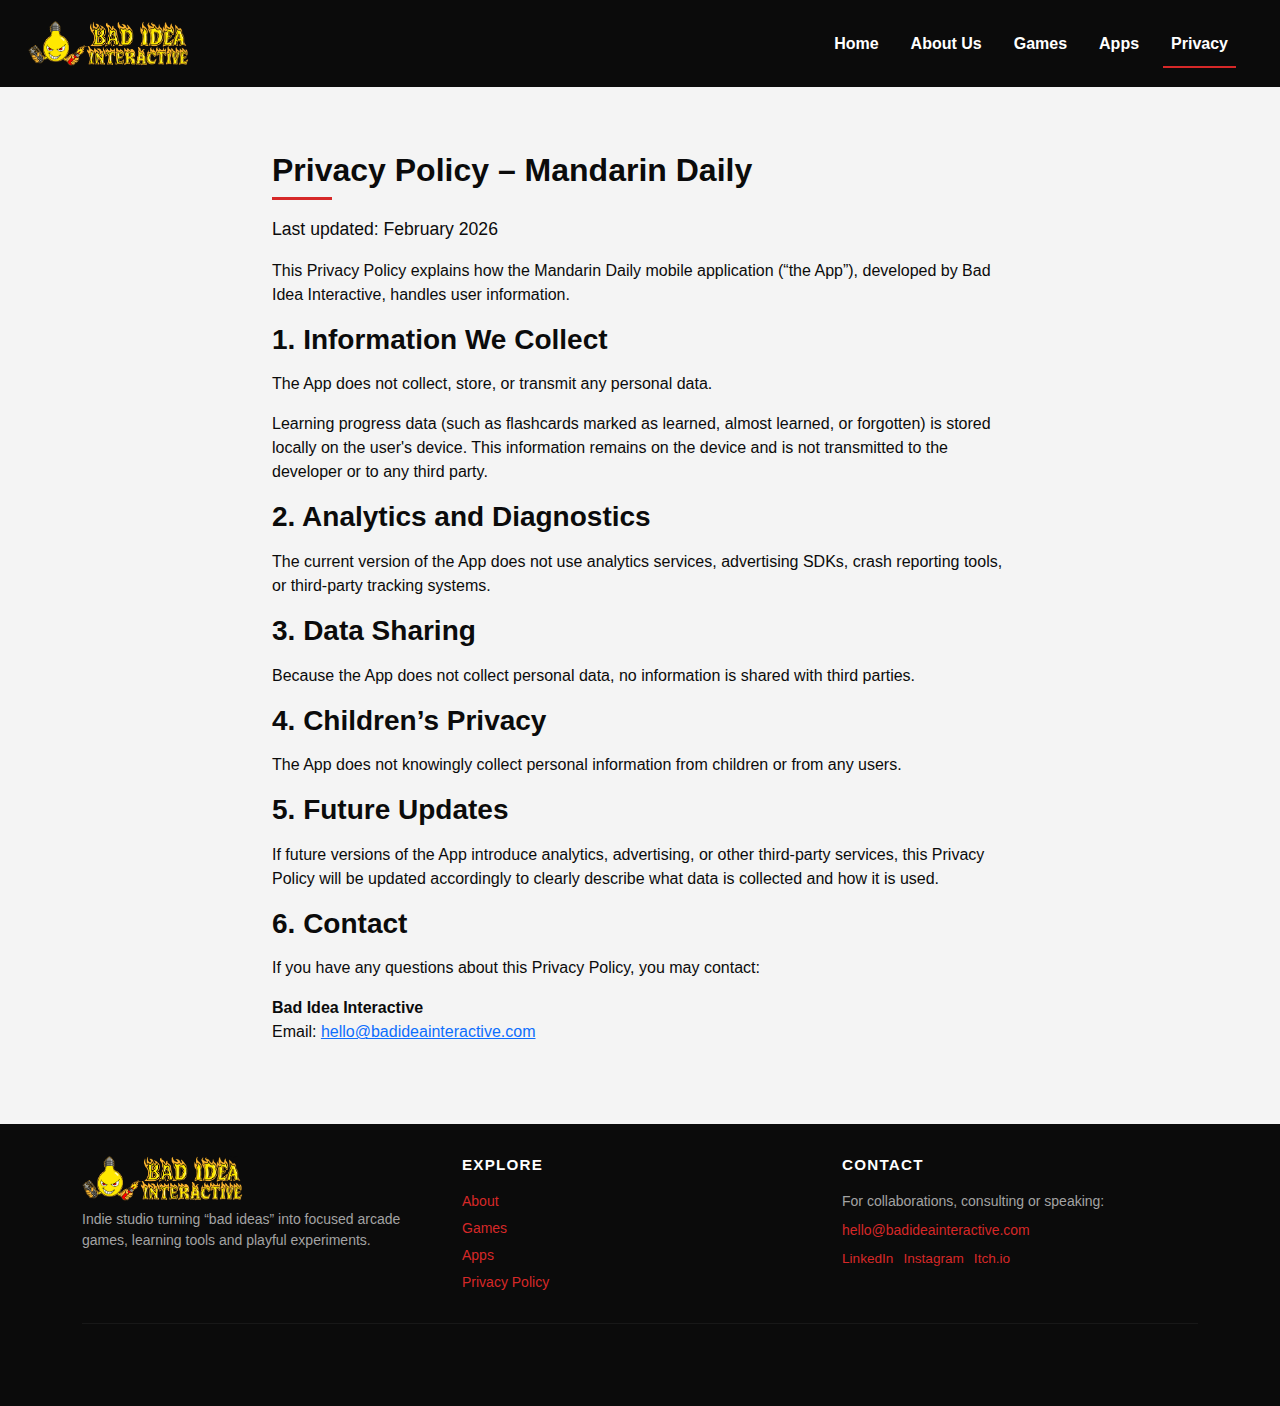
<file: app-privacy-policy.html>
<!DOCTYPE html>
<html lang="en">
<head>
  <meta charset="UTF-8" />
  <meta name="viewport" content="width=device-width, initial-scale=1.0" />
  <title>Privacy Policy | Bad Idea Interactive</title>

  <!-- 1) Bootstrap first -->
  <link
    href="https://cdn.jsdelivr.net/npm/bootstrap@5.3.3/dist/css/bootstrap.min.css"
    rel="stylesheet"
  />

  <!-- 2) YOUR CSS last -->
  <link rel="stylesheet" href="assets/css/style.css" />
</head>

<script>
  document.addEventListener("scroll", () => {
    if (window.scrollY > 10) {
      document.body.classList.add("scrolled");
    } else {
      document.body.classList.remove("scrolled");
    }
  });
</script>

<body>

  <!-- Navbar -->
  <nav class="navbar navbar-expand-lg sticky-top" aria-label="Main navigation">
    <div class="container-fluid">
      <a class="navbar-brand d-flex align-items-center" href="index.html">
        <img src="assets/img/logo_name.png"
             alt="Bad Idea Interactive"
             height="45"
             class="me-2">
      </a>

      <button class="navbar-toggler collapsed"
              type="button"
              data-bs-toggle="collapse"
              data-bs-target="#navbarsExample09"
              aria-controls="navbarsExample09"
              aria-expanded="false"
              aria-label="Toggle navigation">
        <span class="navbar-toggler-icon"></span>
      </button>

      <div class="navbar-collapse collapse" id="navbarsExample09">
        <ul class="navbar-nav ms-auto mb-2 mb-lg-0">
          <li class="nav-item">
            <a class="nav-link" href="index.html#">Home</a>
          </li>
          <li class="nav-item">
            <a class="nav-link" href="index.html#about">About Us</a>
          </li>
          <li class="nav-item">
            <a class="nav-link" href="index.html#games">Games</a>
          </li>
          <li class="nav-item">
            <a class="nav-link" href="index.html#apps">Apps</a>
          </li>
          <li class="nav-item">
            <a class="nav-link active" aria-current="page" href="app-privacy-policy.html">Privacy</a>
          </li>
        </ul>
      </div>
    </div>
  </nav>

  <!-- Privacy Policy Section -->
  <section class="section light">
    <div class="container">
      <div class="row">
        <div class="col-lg-8 mx-auto">

          <h2 class="section-title">Privacy Policy – Mandarin Daily</h2>
          <p class="section-lead">
            Last updated: February 2026
          </p>

          <p>
            This Privacy Policy explains how the Mandarin Daily mobile application
            (“the App”), developed by Bad Idea Interactive, handles user information.
          </p>

          <h3>1. Information We Collect</h3>
          <p>
            The App does not collect, store, or transmit any personal data.
          </p>

          <p>
            Learning progress data (such as flashcards marked as learned,
            almost learned, or forgotten) is stored locally on the user's device.
            This information remains on the device and is not transmitted
            to the developer or to any third party.
          </p>

          <h3>2. Analytics and Diagnostics</h3>
          <p>
            The current version of the App does not use analytics services,
            advertising SDKs, crash reporting tools, or third-party tracking systems.
          </p>

          <h3>3. Data Sharing</h3>
          <p>
            Because the App does not collect personal data,
            no information is shared with third parties.
          </p>

          <h3>4. Children’s Privacy</h3>
          <p>
            The App does not knowingly collect personal information from
            children or from any users.
          </p>

          <h3>5. Future Updates</h3>
          <p>
            If future versions of the App introduce analytics,
            advertising, or other third-party services,
            this Privacy Policy will be updated accordingly to clearly
            describe what data is collected and how it is used.
          </p>

          <h3>6. Contact</h3>
          <p>
            If you have any questions about this Privacy Policy,
            you may contact:
          </p>

          <p>
            <strong>Bad Idea Interactive</strong><br>
            Email:
            <a href="mailto:hello@badideainteractive.com">
              hello@badideainteractive.com
            </a>
          </p>

        </div>
      </div>
    </div>
  </section>

  <!-- Footer -->
  <footer class="footer">
    <div class="container">
      <div class="row gy-4 align-items-start">
        <div class="col-md-4">
          <div class="footer-brand d-flex align-items-center mb-2">
            <img src="assets/img/logo_name.png" alt="Bad Idea Interactive" height="45" class="me-2">
          </div>
          <p class="footer-text">
            Indie studio turning “bad ideas” into focused arcade games, learning tools
            and playful experiments.
          </p>
        </div>

        <div class="col-md-4">
          <h4 class="footer-heading">Explore</h4>
          <ul class="footer-links">
            <li><a href="index.html#about">About</a></li>
            <li><a href="index.html#games">Games</a></li>
            <li><a href="index.html#apps">Apps</a></li>
            <li><a href="app-privacy-policy.html">Privacy Policy</a></li>
          </ul>
        </div>

        <div class="col-md-4">
          <h4 class="footer-heading">Contact</h4>
          <p class="footer-text">
            For collaborations, consulting or speaking:
          </p>
          <p class="footer-text">
            <a href="mailto:hello@badideainteractive.com">
              hello@badideainteractive.com
            </a>
          </p>
          <div class="footer-socials">
            <a href="http://linkedin.com/company/bad-idea-interactive" aria-label="LinkedIn">LinkedIn</a>
            <a href="https://www.instagram.com/badideaint/" aria-label="Instagram">Instagram</a>
            <a href="https://davidhthe1st.itch.io/" aria-label="Itch.io">Itch.io</a>
          </div>
        </div>
      </div>

      <div class="footer-bottom">
        <p class="mb-0">
          © <span id="year"></span> Bad Idea Interactive. All rights reserved.
          All trademarks and property of their respective owners.
          This website and the projects showcased are original works by
          Bad Idea Interactive and are not affiliated with any
          other companies, brands, or public institutions.
        </p>
      </div>
    </div>
  </footer>

  <script>
    document.addEventListener("scroll", () => {
      if (window.scrollY > 10) {
        document.body.classList.add("scrolled");
      } else {
        document.body.classList.remove("scrolled");
      }
    });

    document.getElementById("year").textContent = new Date().getFullYear();
  </script>

  <script src="https://cdn.jsdelivr.net/npm/bootstrap@5.3.3/dist/js/bootstrap.bundle.min.js"></script>
</body>
</html>
</file>
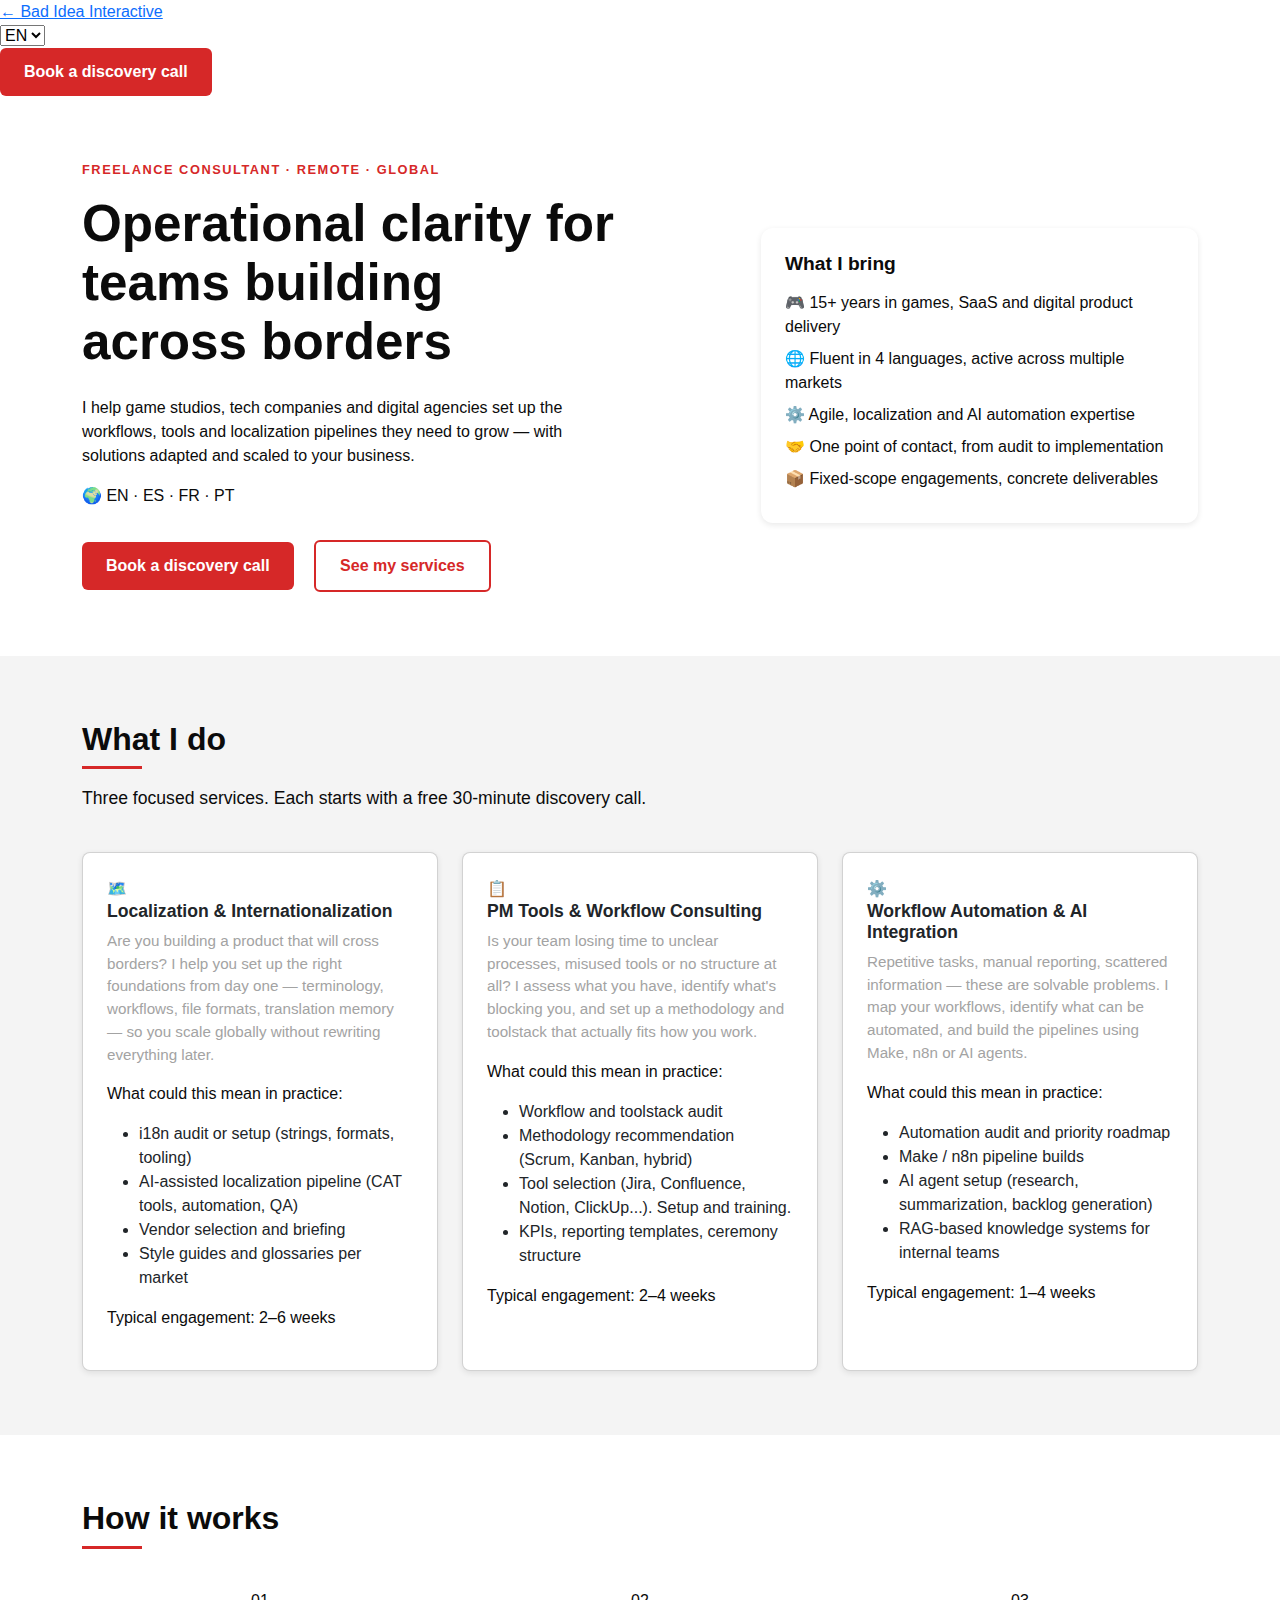
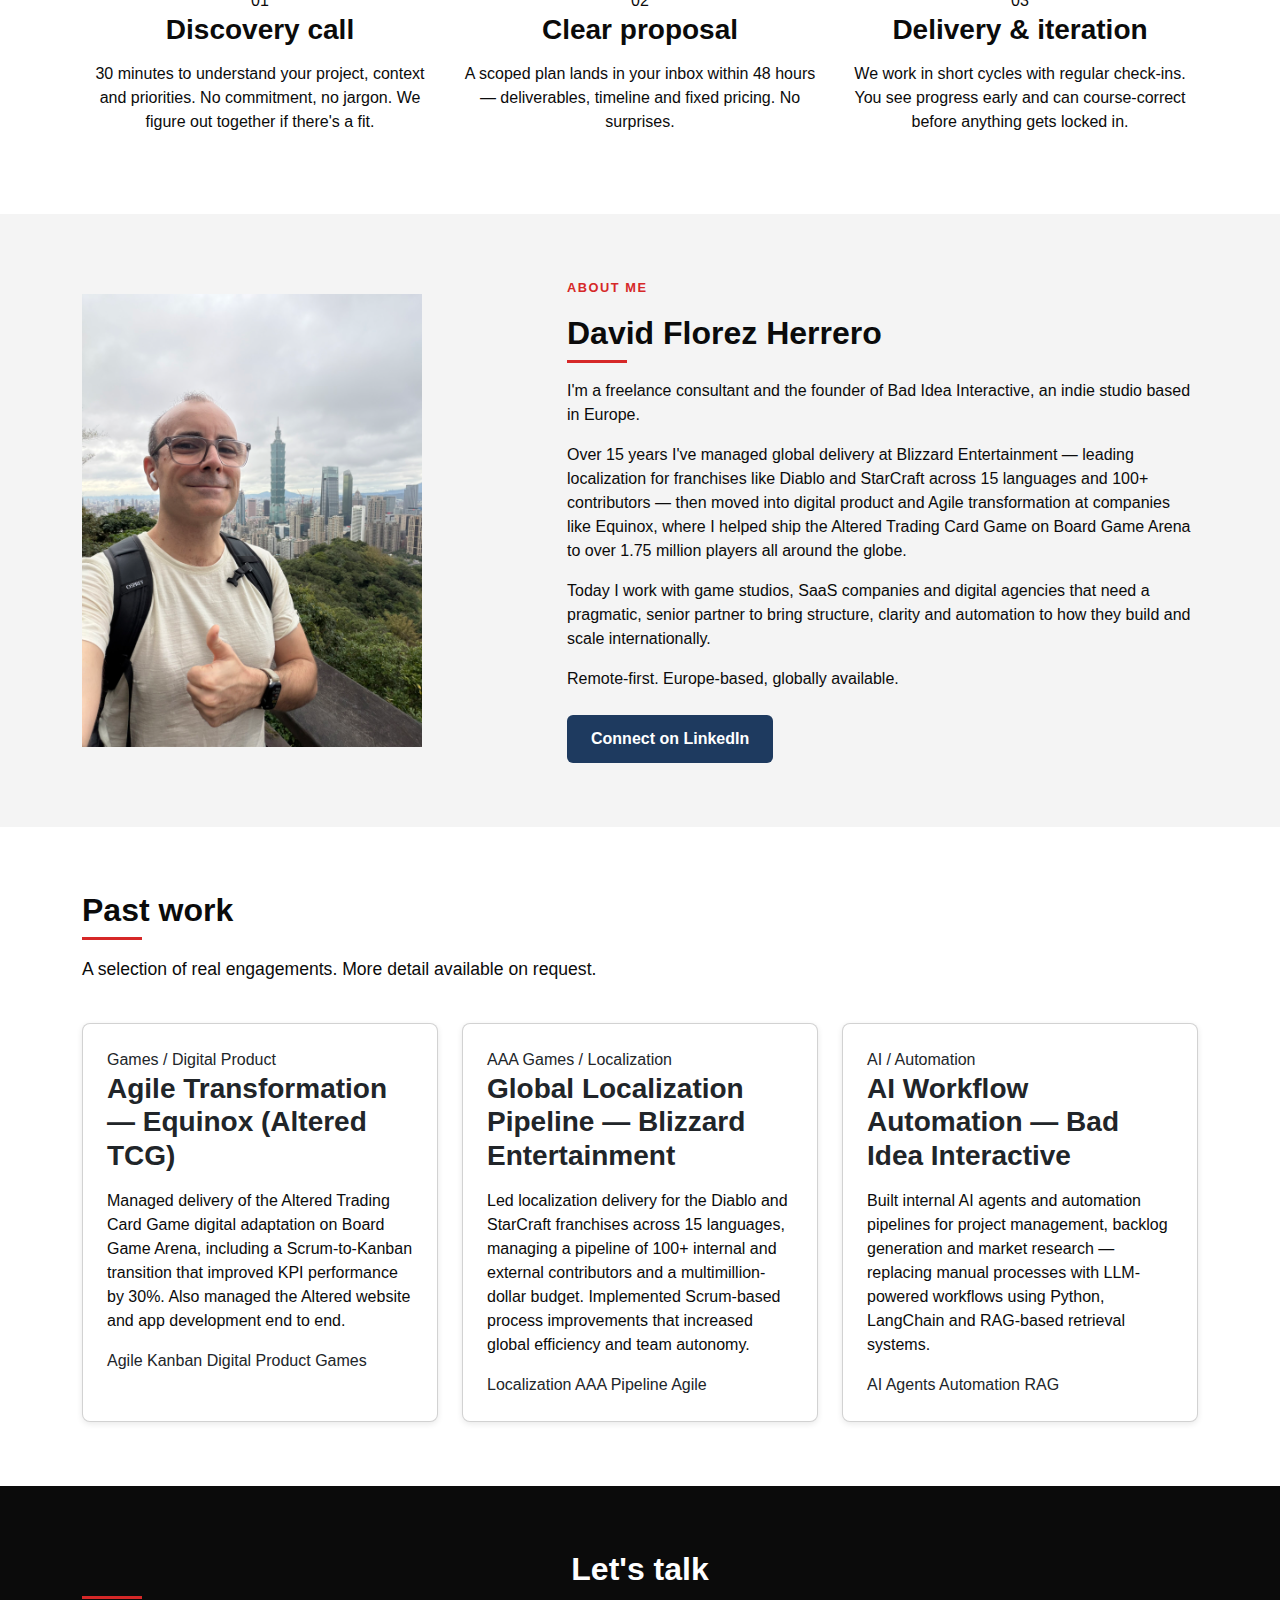
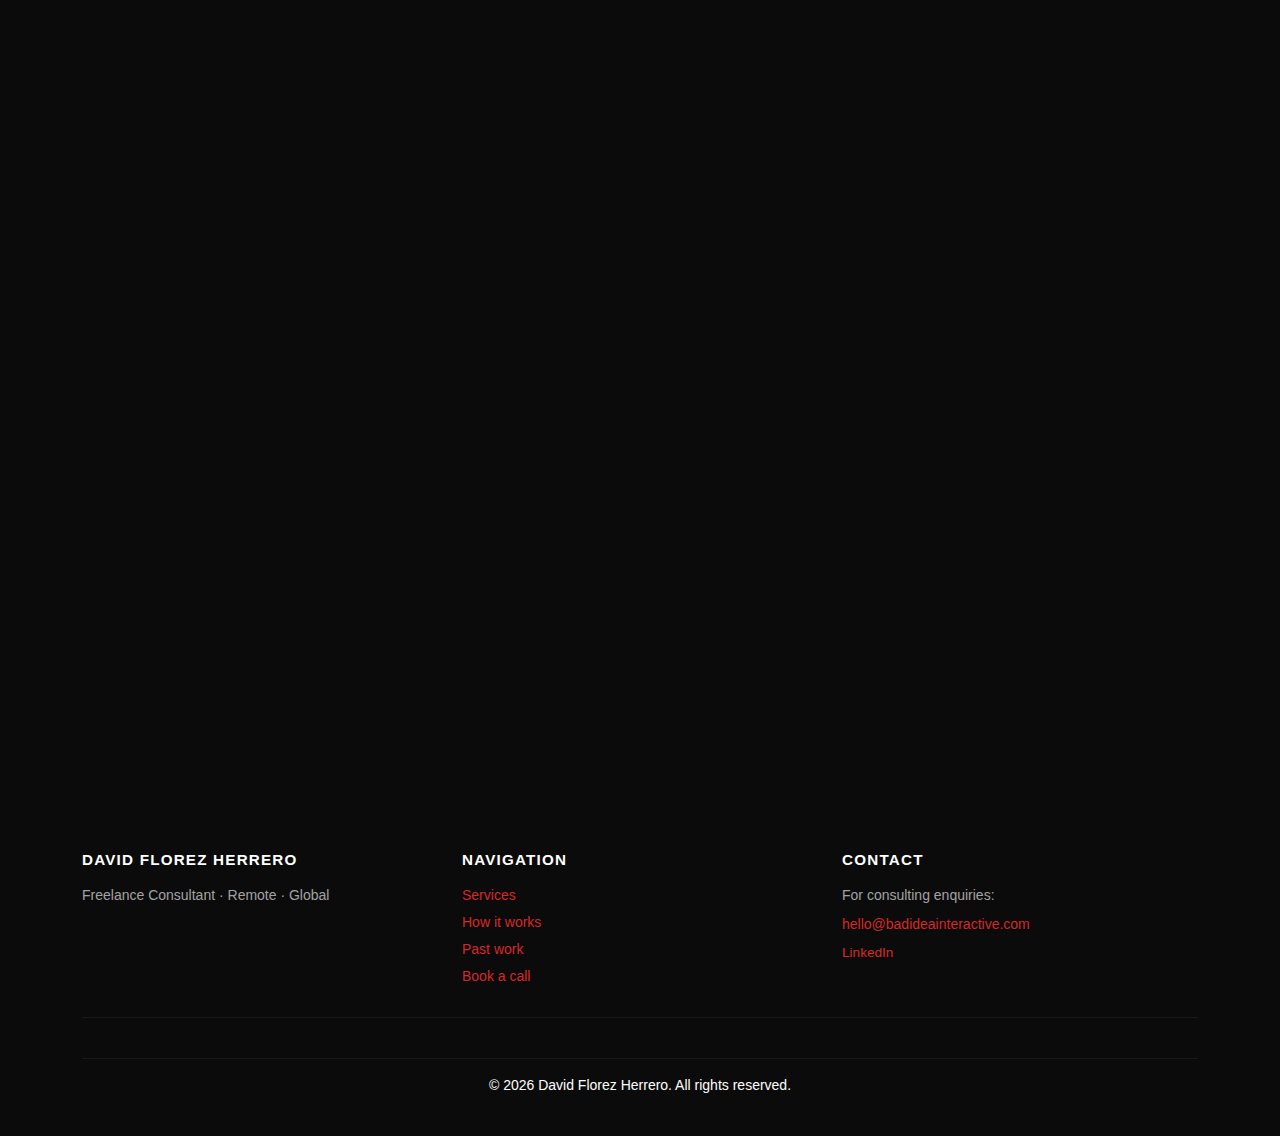
<file: consulting.html>
<!DOCTYPE html>
<html lang="en">
<head>
  <meta charset="UTF-8" />
  <meta name="viewport" content="width=device-width, initial-scale=1.0" />
  <title>Consulting — David Florez Herrero</title>

  <!-- 1) Bootstrap first -->
  <link
    href="https://cdn.jsdelivr.net/npm/bootstrap@5.3.3/dist/css/bootstrap.min.css"
    rel="stylesheet"
  />

  <!-- 2) YOUR CSS last -->
  <link rel="stylesheet" href="assets/css/style.css" />
</head>
<body>

    <div class="consulting-topbar">
        <a href="/" class="topbar-back">← Bad Idea Interactive</a>
        <div class="lang-selector">
            <select class="lang-select" onchange="setLanguage(this.value)">
                <option value="en">EN</option>
                <option value="es">ES</option>
                <option value="fr">FR</option>
            </select>
        </div>
        <a href="#book" class="btn btn-primary" data-i18n="consulting.hero.cta1"></a>
    </div>

    <section id="hero" class="section consulting-hero">
        <div class="container">
            <div class="row align-items-center g-5">
                <div class="col-lg-6">
                    <span class="hero-eyebrow" data-i18n="consulting.hero.eyebrow"></span>
                    <h1 class="hero-title" data-i18n="consulting.hero.title"></h1>
                    <p data-i18n="consulting.hero.subtext"></p>
                    <p class="consulting-langs" data-i18n="consulting.hero.langs"></p>
                    <div class="hero-ctas">
                        <a href="#book" class="btn btn-primary me-3" data-i18n="consulting.hero.cta1"></a>
                        <a href="#services" class="btn btn-ghost" data-i18n="consulting.hero.cta2"></a>
                    </div>
                </div>
                <div class="col-lg-5 offset-lg-1">
                    <div class="about-highlight">
                        <h3 class="about-title" data-i18n="consulting.hero.whatibring"></h3>
                        <ul class="about-list">
                            <li data-i18n="consulting.hero.bring1"></li>
                            <li data-i18n="consulting.hero.bring2"></li>
                            <li data-i18n="consulting.hero.bring3"></li>
                            <li data-i18n="consulting.hero.bring4"></li>
                            <li data-i18n="consulting.hero.bring5"></li>
                        </ul>
                    </div>
                </div>
            </div>
        </div>
    </section>

    <section id="services" class="section light">
        <div class="container">
            <div class="row mb-4">
                <div class="col">
                    <h2 class="section-title" data-i18n="consulting.services.title"></h2>
                    <p class="section-lead" data-i18n="consulting.services.lead"></p>
                </div>
            </div>
            <div class="row g-4">
                <div class="col-md-4">
                    <div class="card app-card h-100">
                        <div class="card-body">
                            <div class="service-icon">🗺️</div>
                            <h3 class="card-title" data-i18n="consulting.services.loc.title"></h3>
                            <p class="card-text" data-i18n="consulting.services.loc.desc"></p>
                            <p class="service-practice" data-i18n="consulting.services.whatinpractice"></p>
                            <ul class="service-list">
                                <li data-i18n="consulting.services.loc.li1"></li>
                                <li data-i18n="consulting.services.loc.li2"></li>
                                <li data-i18n="consulting.services.loc.li3"></li>
                                <li data-i18n="consulting.services.loc.li4"></li>
                            </ul>
                            <p class="service-timeline" data-i18n="consulting.services.loc.timeline"></p>
                        </div>
                    </div>
                </div>
                <div class="col-md-4">
                    <div class="card app-card h-100">
                        <div class="card-body">
                            <div class="service-icon">📋</div>
                            <h3 class="card-title" data-i18n="consulting.services.pm.title"></h3>
                            <p class="card-text" data-i18n="consulting.services.pm.desc"></p>
                            <p class="service-practice" data-i18n="consulting.services.whatinpractice"></p>
                            <ul class="service-list">
                                <li data-i18n="consulting.services.pm.li1"></li>
                                <li data-i18n="consulting.services.pm.li2"></li>
                                <li data-i18n="consulting.services.pm.li3"></li>
                                <li data-i18n="consulting.services.pm.li4"></li>
                            </ul>
                            <p class="service-timeline" data-i18n="consulting.services.pm.timeline"></p>
                        </div>
                    </div>
                </div>
                <div class="col-md-4">
                    <div class="card app-card h-100">
                        <div class="card-body">
                            <div class="service-icon">⚙️</div>
                            <h3 class="card-title" data-i18n="consulting.services.ai.title"></h3>
                            <p class="card-text" data-i18n="consulting.services.ai.desc"></p>
                            <p class="service-practice" data-i18n="consulting.services.whatinpractice"></p>
                            <ul class="service-list">
                                <li data-i18n="consulting.services.ai.li1"></li>
                                <li data-i18n="consulting.services.ai.li2"></li>
                                <li data-i18n="consulting.services.ai.li3"></li>
                                <li data-i18n="consulting.services.ai.li4"></li>
                            </ul>
                            <p class="service-timeline" data-i18n="consulting.services.ai.timeline"></p>
                        </div>
                    </div>
                </div>
            </div>
        </div>
    </section>

    <section id="process" class="section">
        <div class="container">
            <div class="row mb-4">
                <div class="col">
                    <h2 class="section-title" data-i18n="consulting.process.title"></h2>
                </div>
            </div>
            <div class="row g-4">
                <div class="col-md-4">
                    <div class="process-step text-center">
                        <div class="process-number">01</div>
                        <h3 data-i18n="consulting.process.step1.title"></h3>
                        <p data-i18n="consulting.process.step1.desc"></p>
                    </div>
                </div>
                <div class="col-md-4">
                    <div class="process-step text-center">
                        <div class="process-number">02</div>
                        <h3 data-i18n="consulting.process.step2.title"></h3>
                        <p data-i18n="consulting.process.step2.desc"></p>
                    </div>
                </div>
                <div class="col-md-4">
                    <div class="process-step text-center">
                        <div class="process-number">03</div>
                        <h3 data-i18n="consulting.process.step3.title"></h3>
                        <p data-i18n="consulting.process.step3.desc"></p>
                    </div>
                </div>
            </div>
        </div>
    </section>

    <section id="about" class="section light">
        <div class="container">
            <div class="row align-items-center g-5">
                <div class="col-lg-4">
                    <img src="assets/img/david.jpg" class="consulting-photo" alt="David Florez Herrero, freelance consultant">
                </div>
                <div class="col-lg-7 offset-lg-1">
                    <span class="hero-eyebrow" data-i18n="consulting.about.eyebrow"></span>
                    <h2 class="section-title" data-i18n="consulting.about.title"></h2>
                    <p data-i18n="consulting.about.p1"></p>
                    <p data-i18n="consulting.about.p2"></p>
                    <p data-i18n="consulting.about.p3"></p>
                    <p data-i18n="consulting.about.p4"></p>
                    <a href="https://www.linkedin.com/in/david-florez-herrero-50b95b98/" class="btn btn-secondary mt-2" target="_blank" data-i18n="consulting.about.linkedin"></a>
                </div>
            </div>
        </div>
    </section>

    <section id="work" class="section">
        <div class="container">
            <div class="row mb-4">
                <div class="col">
                    <h2 class="section-title" data-i18n="consulting.work.title"></h2>
                    <p class="section-lead" data-i18n="consulting.work.lead"></p>
                </div>
            </div>
            <div class="row g-4">
                <div class="col-md-6 col-lg-4">
                    <div class="card case-card h-100">
                        <div class="card-body">
                            <span class="case-tag" data-i18n="consulting.work.case1.tag"></span>
                            <h3 data-i18n="consulting.work.case1.title"></h3>
                            <p data-i18n="consulting.work.case1.desc"></p>
                            <div class="game-meta">
                                <span class="game-tag" data-i18n="consulting.work.case1.tag1"></span>
                                <span class="game-tag" data-i18n="consulting.work.case1.tag2"></span>
                                <span class="game-tag" data-i18n="consulting.work.case1.tag3"></span>
                                <span class="game-tag" data-i18n="consulting.work.case1.tag4"></span>
                            </div>
                        </div>
                    </div>
                </div>
                <div class="col-md-6 col-lg-4">
                    <div class="card case-card h-100">
                        <div class="card-body">
                            <span class="case-tag" data-i18n="consulting.work.case2.tag"></span>
                            <h3 data-i18n="consulting.work.case2.title"></h3>
                            <p data-i18n="consulting.work.case2.desc"></p>
                            <div class="game-meta">
                                <span class="game-tag" data-i18n="consulting.work.case2.tag1"></span>
                                <span class="game-tag" data-i18n="consulting.work.case2.tag2"></span>
                                <span class="game-tag" data-i18n="consulting.work.case2.tag3"></span>
                                <span class="game-tag" data-i18n="consulting.work.case2.tag4"></span>
                            </div>
                        </div>
                    </div>
                </div>
                <div class="col-md-6 col-lg-4">
                    <div class="card case-card h-100">
                        <div class="card-body">
                            <span class="case-tag" data-i18n="consulting.work.case3.tag"></span>
                            <h3 data-i18n="consulting.work.case3.title"></h3>
                            <p data-i18n="consulting.work.case3.desc"></p>
                            <div class="game-meta">
                                <span class="game-tag" data-i18n="consulting.work.case3.tag1"></span>
                                <span class="game-tag" data-i18n="consulting.work.case3.tag2"></span>
                                <span class="game-tag" data-i18n="consulting.work.case3.tag3"></span>
                                <span class="game-tag" data-i18n="consulting.work.case3.tag4"></span>
                            </div>
                        </div>
                    </div>
                </div>
            </div>
        </div>
    </section>

    <section id="book" class="section dark">
        <div class="container text-center">
            <h2 class="section-title" data-i18n="consulting.book.title"></h2>
            <p data-i18n="consulting.book.desc"></p>
            <div class="calendly-embed">
                <div class="calendly-inline-widget"
                     data-url="https://calendly.com/david-badideainteractive/new-meeting"
                     style="min-width:320px;height:700px;">
                </div>
            </div>
            <script type="text/javascript" src="https://assets.calendly.com/assets/external/widget.js" async></script>
        </div>
    </section>

    <footer class="footer">
        <div class="container">
            <div class="row gy-4 align-items-start">
                <!-- Column 1: Personal brand -->
                <div class="col-md-4">
                    <h4 class="footer-heading" data-i18n="consulting.footer.name"></h4>
                    <p class="footer-text" data-i18n="consulting.footer.tagline"></p>
                </div>

                <!-- Column 2: Navigation -->
                <div class="col-md-4">
                    <h4 class="footer-heading">Navigation</h4>
                    <ul class="footer-links">
                        <li><a href="#services" data-i18n="consulting.footer.nav.services"></a></li>
                        <li><a href="#process" data-i18n="consulting.footer.nav.process"></a></li>
                        <li><a href="#work" data-i18n="consulting.footer.nav.work"></a></li>
                        <li><a href="#book" data-i18n="consulting.footer.nav.book"></a></li>
                    </ul>
                </div>

                <!-- Column 3: Contact -->
                <div class="col-md-4">
                    <h4 class="footer-heading" data-i18n="consulting.footer.contact.title"></h4>
                    <p class="footer-text" data-i18n="consulting.footer.contact.desc"></p>
                    <p class="footer-text">
                        <a href="mailto:hello@badideainteractive.com">hello@badideainteractive.com</a>
                    </p>
                    <div class="footer-socials">
                        <a href="https://www.linkedin.com/in/david-florez-herrero-50b95b98/" aria-label="LinkedIn">LinkedIn</a>
                    </div>
                </div>
            </div>

            <div class="footer-bottom">
                <p class="footer-legal">
                    &copy; <span id="year"></span> David Florez Herrero. All rights reserved.
                </p>
            </div>
        </div>
    </footer>

    <script>
        document.addEventListener("scroll", () => {
            if (window.scrollY > 10) {
                document.body.classList.add("scrolled");
            } else {
                document.body.classList.remove("scrolled");
            }
        });

        document.getElementById("year").textContent = new Date().getFullYear();
    </script>

    <script src="https://cdn.jsdelivr.net/npm/bootstrap@5.3.3/dist/js/bootstrap.bundle.min.js"></script>
    <script src="assets/js/i18n.js"></script>
</body>
</html>
</file>
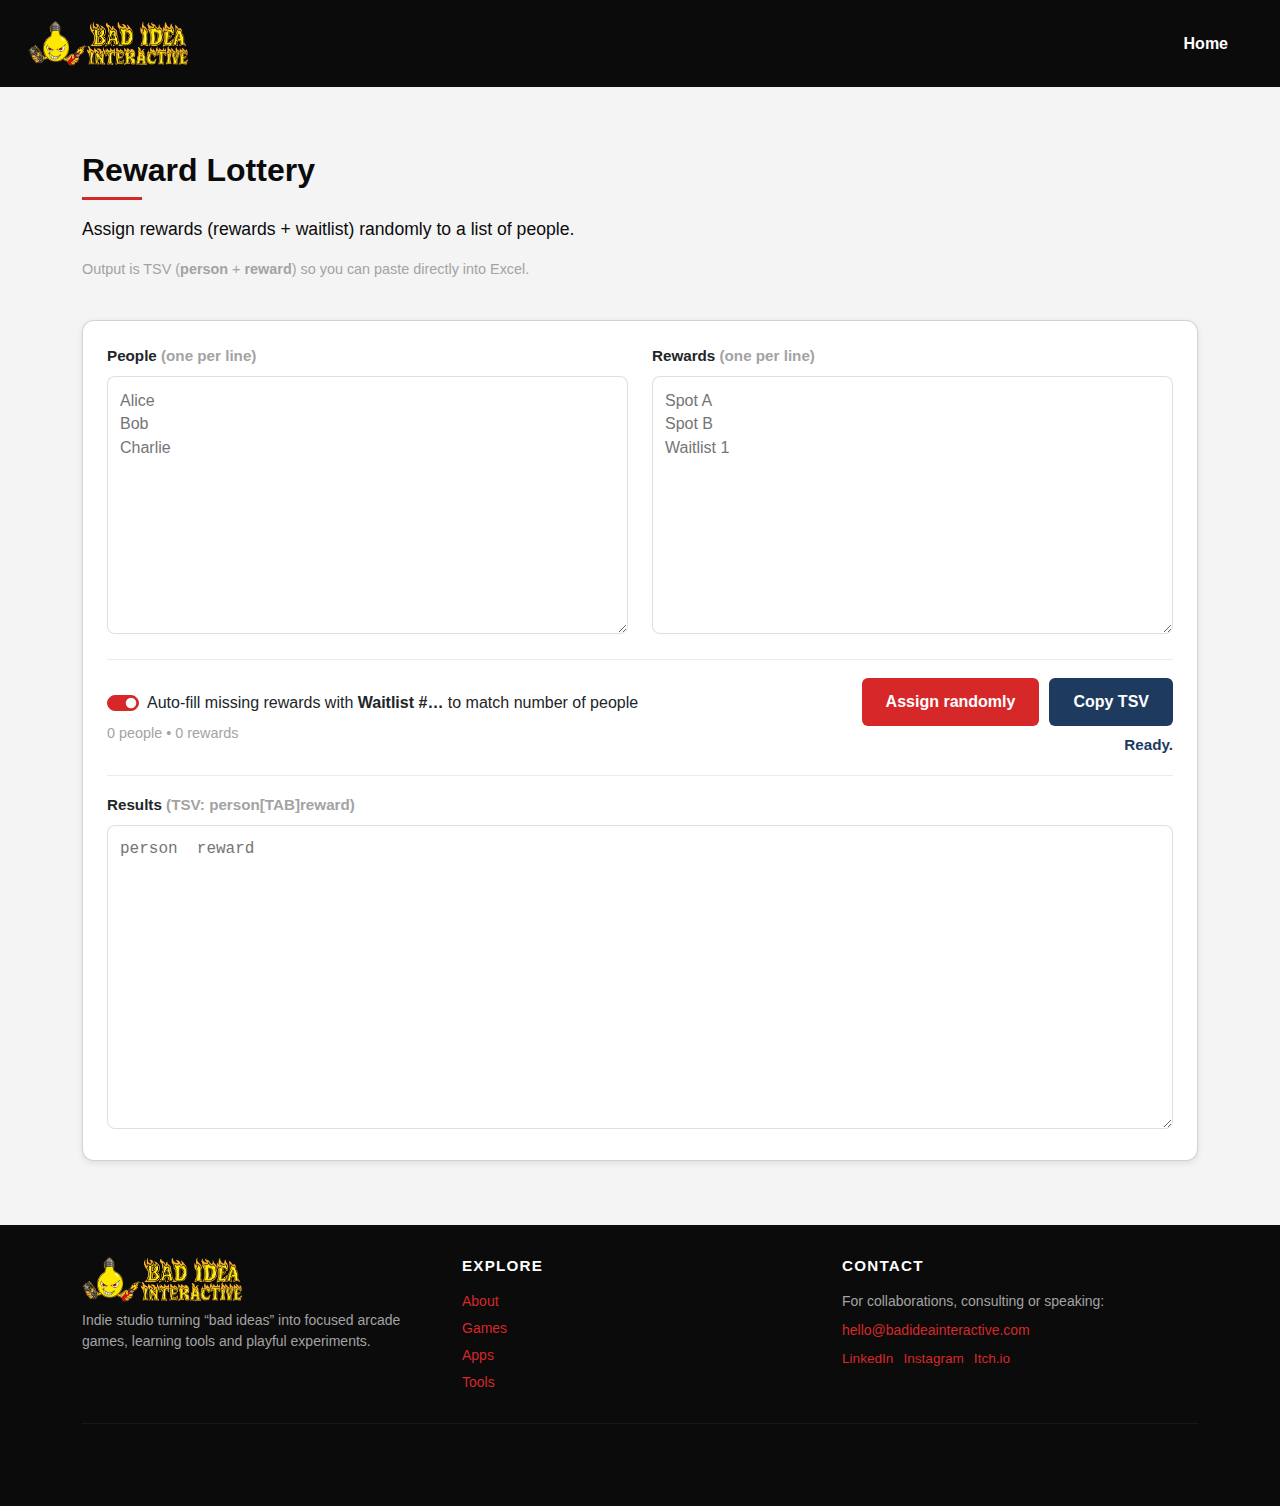
<file: random-number-generator.html>
<!DOCTYPE html>
<html lang="en">
<head>
  <meta charset="UTF-8" />
  <meta name="viewport" content="width=device-width, initial-scale=1.0" />
  <title>Reward Lottery | Bad Idea Interactive</title>

  <!-- Bootstrap first -->
  <link href="https://cdn.jsdelivr.net/npm/bootstrap@5.3.3/dist/css/bootstrap.min.css" rel="stylesheet"/>

  <!-- Site CSS last -->
  <link rel="stylesheet" href="assets/css/style.css" />

  <style>
    /* Page-specific tweaks to blend with Bad Idea styling */
    .tool-card {
      border-radius: 12px;
      overflow: hidden;
    }

    .tool-card .card-body{
      padding: 24px;
    }

    .tool-subtitle{
      color: #A3A3A3;
      margin-bottom: 0;
    }

    .tool-label{
      font-family: "Montserrat", sans-serif;
      font-weight: 700;
      font-size: 0.95rem;
      margin-bottom: 8px;
    }

    .tool-textarea{
      width: 100%;
      min-height: 240px;
      resize: vertical;
      border-radius: 8px;
      border: 1px solid rgba(0,0,0,0.12);
      padding: 12px 12px;
      background: #FFFFFF;
      color: #0B0B0B;
      line-height: 1.45;
    }

    .tool-textarea:focus{
      outline: none;
      border-color: #D62828;
      box-shadow: 0 0 0 4px rgba(214, 40, 40, 0.12);
    }

    #results.tool-textarea{
      min-height: 280px;
      font-family: ui-monospace, SFMono-Regular, Menlo, Monaco, Consolas, "Liberation Mono", monospace;
      white-space: pre;
    }

    .tool-actions{
      display: flex;
      flex-wrap: wrap;
      gap: 10px;
      align-items: center;
      justify-content: flex-end;
    }

    .tool-status{
      font-size: 0.95rem;
      color: #1E3A5F;
      font-weight: 600;
    }

    .tool-meta{
      font-size: 0.9rem;
      color: #A3A3A3;
    }

    .tool-switch .form-check-input:checked{
      background-color: #D62828;
      border-color: #D62828;
    }

    .tool-switch .form-check-input:focus{
      box-shadow: 0 0 0 0.25rem rgba(214, 40, 40, 0.15);
      border-color: #D62828;
    }

    .tool-divider{
      height: 1px;
      background: rgba(0,0,0,0.08);
      margin: 18px 0;
    }
  </style>
</head>

<body>
  <script>
    document.addEventListener("scroll", () => {
      if (window.scrollY > 10) {
        document.body.classList.add("scrolled");
      } else {
        document.body.classList.remove("scrolled");
      }
    });
  </script>

  <!-- Navbar (same structure as index.html) -->
  <nav class="navbar navbar-expand-lg sticky-top" aria-label="Main navigation">
    <div class="container-fluid">
      <a class="navbar-brand d-flex align-items-center" href="https://badideainteractive.com/">
        <img src="assets/img/logo_name.png" alt="Bad Idea Interactive" height="45" class="me-2">
      </a>

      <button class="navbar-toggler collapsed"
              type="button"
              data-bs-toggle="collapse"
              data-bs-target="#navbarsExample09"
              aria-controls="navbarsExample09"
              aria-expanded="false"
              aria-label="Toggle navigation">
        <span class="navbar-toggler-icon"></span>
      </button>

      <div class="navbar-collapse collapse" id="navbarsExample09">
        <ul class="navbar-nav ms-auto mb-2 mb-lg-0">
          <li class="nav-item">
            <a class="nav-link" href="https://badideainteractive.com/">Home</a>
          </li>
        </ul>
      </div>
    </div>
  </nav>

  <!-- Tool section -->
  <section class="section light">
    <div class="container">
      <div class="row mb-4">
        <div class="col">
          <h2 class="section-title">Reward Lottery</h2>
          <p class="section-lead">
            Assign rewards (rewards + waitlist) randomly to a list of people.
          </p>
          <p class="tool-meta">
            Output is TSV (<strong>person</strong> + <strong>reward</strong>) so you can paste directly into Excel.
          </p>
        </div>
      </div>

      <div class="card tool-card">
        <div class="card-body">
          <div class="row g-4">
            <div class="col-lg-6">
              <div class="tool-label">People <span class="tool-subtitle">(one per line)</span></div>
              <textarea id="names" class="tool-textarea" rows="10" placeholder="Alice&#10;Bob&#10;Charlie"></textarea>
            </div>
            <div class="col-lg-6">
              <div class="tool-label">Rewards <span class="tool-subtitle">(one per line)</span></div>
              <textarea id="rewards" class="tool-textarea" rows="10" placeholder="Spot A&#10;Spot B&#10;Waitlist 1"></textarea>
            </div>
          </div>

          <div class="tool-divider"></div>

          <div class="row align-items-center g-3">
            <div class="col-lg-7">
              <div class="form-check form-switch tool-switch">
                <input class="form-check-input" type="checkbox" role="switch" id="autoWaitlist" checked>
                <label class="form-check-label" for="autoWaitlist">
                  Auto-fill missing rewards with <strong>Waitlist #…</strong> to match number of people
                </label>
              </div>
              <div class="mt-2 tool-meta">
                <span id="countsText">0 people • 0 rewards</span>
              </div>
            </div>

            <div class="col-lg-5">
              <div class="tool-actions">
                <button id="assignBtn" class="btn btn-primary btn-primary">Assign randomly</button>
                <button id="copyBtn" class="btn btn-secondary btn-secondary" type="button">Copy TSV</button>
              </div>
              <div class="mt-2 text-end tool-status" id="statusText">Ready.</div>
            </div>
          </div>

          <div class="tool-divider"></div>

          <div class="row g-3">
            <div class="col-12">
              <div class="tool-label">Results <span class="tool-subtitle">(TSV: person[TAB]reward)</span></div>
              <textarea id="results" class="tool-textarea" rows="12" readonly placeholder="person	reward"></textarea>
            </div>
          </div>

        </div>
      </div>
    </div>
  </section>

  <!-- Footer (same as index.html) -->
  <footer class="footer">
    <div class="container">
      <div class="row gy-4 align-items-start">
        <div class="col-md-4">
          <div class="footer-brand d-flex align-items-center mb-2">
            <img src="assets/img/logo_name.png" alt="Bad Idea Interactive" height="45" class="me-2">
          </div>
          <p class="footer-text">
            Indie studio turning “bad ideas” into focused arcade games, learning tools
            and playful experiments.
          </p>
        </div>

        <div class="col-md-4">
          <h4 class="footer-heading">Explore</h4>
          <ul class="footer-links">
            <li><a href="index.html#about">About</a></li>
            <li><a href="index.html#games">Games</a></li>
            <li><a href="index.html#apps">Apps</a></li>
            <li><a href="random-number-generator.html">Tools</a></li>
          </ul>
        </div>

        <div class="col-md-4">
          <h4 class="footer-heading">Contact</h4>
          <p class="footer-text">For collaborations, consulting or speaking:</p>
          <p class="footer-text">
            <a href="mailto:hello@badideainteractive.com">hello@badideainteractive.com</a>
          </p>
          <div class="footer-socials">
            <a href="http://linkedin.com/company/bad-idea-interactive" aria-label="LinkedIn">LinkedIn</a>
            <a href="https://www.instagram.com/badideaint/" aria-label="Instagram">Instagram</a>
            <a href="https://davidhthe1st.itch.io/" aria-label="Itch.io">Itch.io</a>
          </div>
        </div>
      </div>

      <div class="footer-bottom">
        <p class="mb-0">
          © <span id="year"></span> Bad Idea Interactive. All rights reserved. All trademarks and property of their respective owners.
          This website and the projects showcased are original works by Bad Idea Interactive and are not affiliated with any
          other companies, brands, or public institutions.
        </p>
      </div>
    </div>
  </footer>

  <script>
    document.getElementById("year").textContent = new Date().getFullYear();

    function parseList(text) {
    return text
      .split(/\r?\n|,|;/g)
      .map(s => s.trim())
      .filter(Boolean);
  }

    function shuffle(arr) {
      const a = arr.slice();
      for (let i = a.length - 1; i > 0; i--) {
        const r = new Uint32Array(1);
        crypto.getRandomValues(r);
        const j = r[0] % (i + 1);
        [a[i], a[j]] = [a[j], a[i]];
      }
      return a;
    }

    function ensureRewardsCount(rewards, targetCount) {
      const out = rewards.slice();
      let idx = 1;
      while (out.length < targetCount) {
        out.push(`Waitlist ${idx}`);
        idx++;
      }
      return out;
    }

    function assign(names, rewards, autoWaitlist) {
      // People: make unique (optional, but usually desired)
      const uniqueNames = Array.from(new Set(names));

      // Rewards: keep exact order as provided
      let rewardList = rewards.slice();

      if (autoWaitlist) {
        rewardList = ensureRewardsCount(rewardList, uniqueNames.length);
      }

      // Shuffle people only
      const shuffledNames = shuffle(uniqueNames);

      const count = Math.min(shuffledNames.length, rewardList.length);

      const pairs = [];
      for (let i = 0; i < count; i++) {
        pairs.push({ person: shuffledNames[i], reward: rewardList[i] }); // <-- reward order preserved
      }

      return { pairs, peopleCount: uniqueNames.length, rewardsCount: rewardList.length };
    }

    function toTSV(pairs) {
      const lines = ["person\treward"];
      for (const p of pairs) lines.push(`${p.person}\t${p.reward}`);
      return lines.join("\n");
    }

    function updateCounts() {
      const names = parseList(document.getElementById("names").value);
      const rewards = parseList(document.getElementById("rewards").value);
      document.getElementById("countsBadge").textContent =
        `${new Set(names).size} people • ${rewards.length} rewards`;
    }

    function setStatus(msg) {
      document.getElementById("statusText").textContent = msg;
    }

    document.getElementById("names").addEventListener("input", updateCounts);
    document.getElementById("rewards").addEventListener("input", updateCounts);

    document.getElementById("assignBtn").addEventListener("click", () => {
      const names = parseList(document.getElementById("names").value);
      const rewards = parseList(document.getElementById("rewards").value);
      const autoWaitlist = document.getElementById("autoWaitlist").checked;

      const { pairs, peopleCount, rewardsCount } = assign(names, rewards, autoWaitlist);

      document.getElementById("results").value = toTSV(pairs);

      if (peopleCount === 0 || rewardsCount === 0) {
        setStatus("Add people and rewards to generate results.");
      } else if (autoWaitlist) {
        setStatus(`Assigned ${pairs.length}. Rewards kept in input order. Auto-waitlist is ON.`);
      } else {
        setStatus(`Assigned ${pairs.length}. Rewards kept in input order.`);
      }
    });

    document.getElementById("copyBtn").addEventListener("click", async () => {
      const tsv = document.getElementById("results").value;
      if (!tsv.trim()) { setStatus("Nothing to copy yet."); return; }

      try {
        await navigator.clipboard.writeText(tsv);
        setStatus("Copied to clipboard ✅");
      } catch (e) {
        const el = document.getElementById("results");
        el.focus();
        el.select();
        setStatus("Clipboard blocked—selected text. Press Ctrl+C.");
      }
    });

    // initial
    updateCounts();
    setStatus("Ready.");
  </script>

  <script src="https://cdn.jsdelivr.net/npm/bootstrap@5.3.3/dist/js/bootstrap.bundle.min.js"></script>
</body>
</html>
</file>
<file: assets/css/style.css>
* {
  margin: 0;
  padding: 0;
  box-sizing: border-box;
}

img {
  max-width: 100%;
  display: block;
}

body {
  font-family: "Inter", sans-serif;
  color: #0B0B0B;
  background: #FFFFFF;
}

h1, h2, h3, h4, h5 {
  font-family: "Montserrat", sans-serif;
  font-weight: 700;
  margin-bottom: 16px;
}

p {
  margin-bottom: 16px;
  color: #0B0B0B;
}

.btn-primary {
  padding: 12px 24px;
  border-radius: 6px;
  font-weight: 600;
  cursor: pointer;
  border: none;
  transition: 0.2s;
  background: #D62828;
  color: #FFFFFF;
}
.btn-primary:hover {
  background: rgb(171.031496063, 31.968503937, 31.968503937);
}

.btn-secondary {
  padding: 12px 24px;
  border-radius: 6px;
  font-weight: 600;
  cursor: pointer;
  border: none;
  transition: 0.2s;
  background: #1E3A5F;
  color: #FFFFFF;
}
.btn-secondary:hover {
  background: rgb(17.76, 34.336, 56.24);
}

.btn-ghost {
  padding: 12px 24px;
  border-radius: 6px;
  font-weight: 600;
  cursor: pointer;
  border: none;
  transition: 0.2s;
  background: transparent;
  border: 2px solid #D62828;
  color: #D62828;
}
.btn-ghost:hover {
  background: #0B0B0B;
  color: #FFFFFF;
}

.card {
  background: #FFFFFF;
  border-radius: 8px;
  padding: 0;
  box-shadow: 0 2px 6px rgba(0, 0, 0, 0.09);
  overflow: hidden;
  transition: 0.2s;
}
.card:hover {
  transform: translateY(-4px);
  box-shadow: 0 4px 12px rgba(0, 0, 0, 0.18);
}
.card .card-body {
  padding: 24px;
}
.card .card-title {
  font-family: "Montserrat", sans-serif;
  margin-bottom: 8px;
  font-size: 1.1rem;
}
.card .card-text {
  color: #A3A3A3;
  font-size: 0.95rem;
}

/* Games-specific tweaks */
.game-card .card-img-top {
  height: 180px;
  object-fit: cover;
}
.game-card .game-meta {
  margin-top: 16px;
  display: flex;
  flex-wrap: wrap;
  gap: 8px;
}
.game-card .game-tag {
  background: #F4F4F4;
  color: #0B0B0B;
  border-radius: 999px;
  padding: 4px 10px;
  font-size: 0.75rem;
  font-weight: 500;
}
.game-card .game-tag-status {
  background: rgba(214, 40, 40, 0.1);
  color: #D62828;
}

.app-card .card-img-top {
  height: 180px;
  object-fit: cover;
}
.app-card .app-meta {
  margin-top: 16px;
  display: flex;
  flex-wrap: wrap;
  gap: 8px;
}
.app-card .app-tag {
  background: #F4F4F4;
  color: #0B0B0B;
  border-radius: 999px;
  padding: 4px 10px;
  font-size: 0.75rem;
  font-weight: 500;
}
.app-card .app-tag-status {
  background: rgba(30, 58, 95, 0.08);
  color: #1E3A5F;
}

.navbar {
  background: #0B0B0B;
  padding: 16px;
}
.navbar .navbar-brand {
  color: #FFFFFF;
  font-weight: 700;
}
.navbar .navbar-brand span {
  font-family: "Montserrat", sans-serif;
}
.navbar .navbar-nav .nav-link {
  color: #FFFFFF;
  margin-right: 16px;
  text-decoration: none;
  font-weight: 600;
  position: relative;
}
.navbar .navbar-nav .nav-link.active {
  color: #FFFFFF;
}
.navbar .navbar-nav .nav-link:hover, .navbar .navbar-nav .nav-link:focus {
  color: #D62828;
}
.navbar .navbar-nav .nav-link.active::after {
  content: "";
  position: absolute;
  bottom: -4px;
  left: 0;
  width: 100%;
  height: 2px;
  background: #D62828;
}
.navbar .navbar-toggler {
  border-color: #FFFFFF;
}
.navbar .navbar-toggler-icon {
  filter: invert(1);
}
.navbar .navbar.sticky-top {
  transition: box-shadow 0.25s ease;
}

body.scrolled .navbar.sticky-top {
  box-shadow: 0 4px 12px rgba(0, 0, 0, 0.25);
}

.section.hero {
  min-height: 90vh;
  background: #FFFFFF;
  color: #0B0B0B;
  display: flex;
  align-items: center;
  padding: 64px 0;
}

.hero-eyebrow {
  display: block;
  text-transform: uppercase;
  letter-spacing: 0.12em;
  font-size: 0.8rem;
  color: #D62828;
  font-weight: 600;
  margin-bottom: 16px;
}

.hero-title {
  font-family: "Montserrat", sans-serif;
  font-size: clamp(2rem, 5vw, 3.2rem);
  line-height: 1.15;
  color: #0B0B0B;
  margin-bottom: 24px;
}

.section.hero p {
  color: #A3A3A3;
  font-size: 1.1rem;
  max-width: 480px;
  margin-bottom: 32px;
}

.hero-ctas {
  margin-top: 32px;
}

.section.hero .section-title::after {
  display: none;
}

.section {
  padding: 64px 0;
}
.section.dark {
  background: #0B0B0B;
  color: #FFFFFF;
}
.section.dark h2 {
  color: #FFFFFF;
}
.section.light {
  background: #F4F4F4;
}

.section-title {
  font-family: "Montserrat", sans-serif;
  font-size: 2rem;
  margin-bottom: 16px;
  position: relative;
}
.section-title::after {
  content: "";
  display: block;
  width: 60px;
  height: 3px;
  background: #D62828;
  margin-top: 8px;
}

.section-lead {
  font-size: 1.1rem;
  font-weight: 500;
  margin-bottom: 16px;
}

.about-highlight {
  background: #FFFFFF;
  border-radius: 12px;
  padding: 24px;
  box-shadow: 0 2px 6px rgba(0, 0, 0, 0.09);
}

.about-title {
  font-family: "Montserrat", sans-serif;
  font-size: 1.2rem;
  margin-bottom: 16px;
}

.about-list {
  list-style: none;
  margin: 0;
  padding: 0;
}
.about-list li {
  margin-bottom: 8px;
  color: #0B0B0B;
  display: flex;
  align-items: flex-start;
  gap: 8px;
}

.team-card {
  border: none;
  border-radius: 12px;
  transition: transform 0.2s ease, box-shadow 0.2s ease;
}
.team-card:hover {
  transform: translateY(-4px);
  box-shadow: 0 12px 30px rgba(0, 0, 0, 0.08);
}

.team-photo {
  width: 180px;
  height: 180px;
  object-fit: cover;
  border-radius: 50%;
  display: block;
  margin-bottom: 1rem;
  box-shadow: 0 10px 25px rgba(0, 0, 0, 0.08);
  transition: transform 0.2s ease;
}

.team-card:hover .team-photo {
  transform: scale(1.03);
}

.role {
  font-weight: 600;
  color: #D62828;
  margin-bottom: 10px;
}

.cta-banner {
  background: #D62828;
  color: #FFFFFF;
  padding: 64px 0;
  text-align: center;
}
.cta-banner h2 {
  color: #FFFFFF;
  font-size: 2rem;
  margin-bottom: 16px;
}
.cta-banner p {
  color: rgba(255, 255, 255, 0.85);
  font-size: 1.1rem;
  margin-bottom: 32px;
}
.cta-banner .btn-primary {
  background: #FFFFFF;
  color: #D62828;
  font-weight: 700;
}
.cta-banner .btn-primary:hover {
  background: rgb(234.6, 234.6, 234.6);
  color: #D62828;
}

.contact-form .form-control,
.contact-form .form-select {
  border-radius: 6px;
  border: 1px solid #ddd;
  padding: 10px 14px;
  font-size: 0.95rem;
}
.contact-form .form-control:focus,
.contact-form .form-select:focus {
  border-color: #D62828;
  box-shadow: 0 0 0 3px rgba(214, 40, 40, 0.12);
  outline: none;
}
.contact-form button[type=submit] {
  margin-top: 16px;
}

.footer {
  background: #0B0B0B;
  color: #FFFFFF;
  padding: 32px 0 24px 0;
  font-size: 14px;
}
.footer a {
  color: #D62828;
  text-decoration: none;
}
.footer a:hover {
  color: rgb(222.7165354331, 82.2834645669, 82.2834645669);
  text-decoration: underline;
}
.footer .footer-brand-name {
  font-family: "Montserrat", sans-serif;
  font-weight: 700;
  font-size: 1rem;
}
.footer .footer-text {
  color: #A3A3A3;
  margin-bottom: 8px;
}
.footer .footer-heading {
  font-family: "Montserrat", sans-serif;
  font-size: 0.95rem;
  text-transform: uppercase;
  letter-spacing: 0.08em;
  margin-bottom: 16px;
}
.footer .footer-links {
  list-style: none;
  padding: 0;
  margin: 0;
}
.footer .footer-links li {
  margin-bottom: 6px;
}
.footer .footer-socials {
  display: flex;
  flex-wrap: wrap;
  gap: 10px;
  font-size: 0.85rem;
}
.footer .footer-bottom {
  border-top: 1px solid rgba(241, 234, 234, 0.06);
  margin-top: 24px;
  padding-top: 16px;
  text-align: center;
  color: #A3A3A3;
}
.footer .footer-legal {
  border-top: 1px solid rgba(241, 234, 234, 0.06);
  margin-top: 24px;
  padding-top: 16px;
  text-align: center;
  color: #FFFFFF;
}

/*# sourceMappingURL=style.css.map */
</file>
